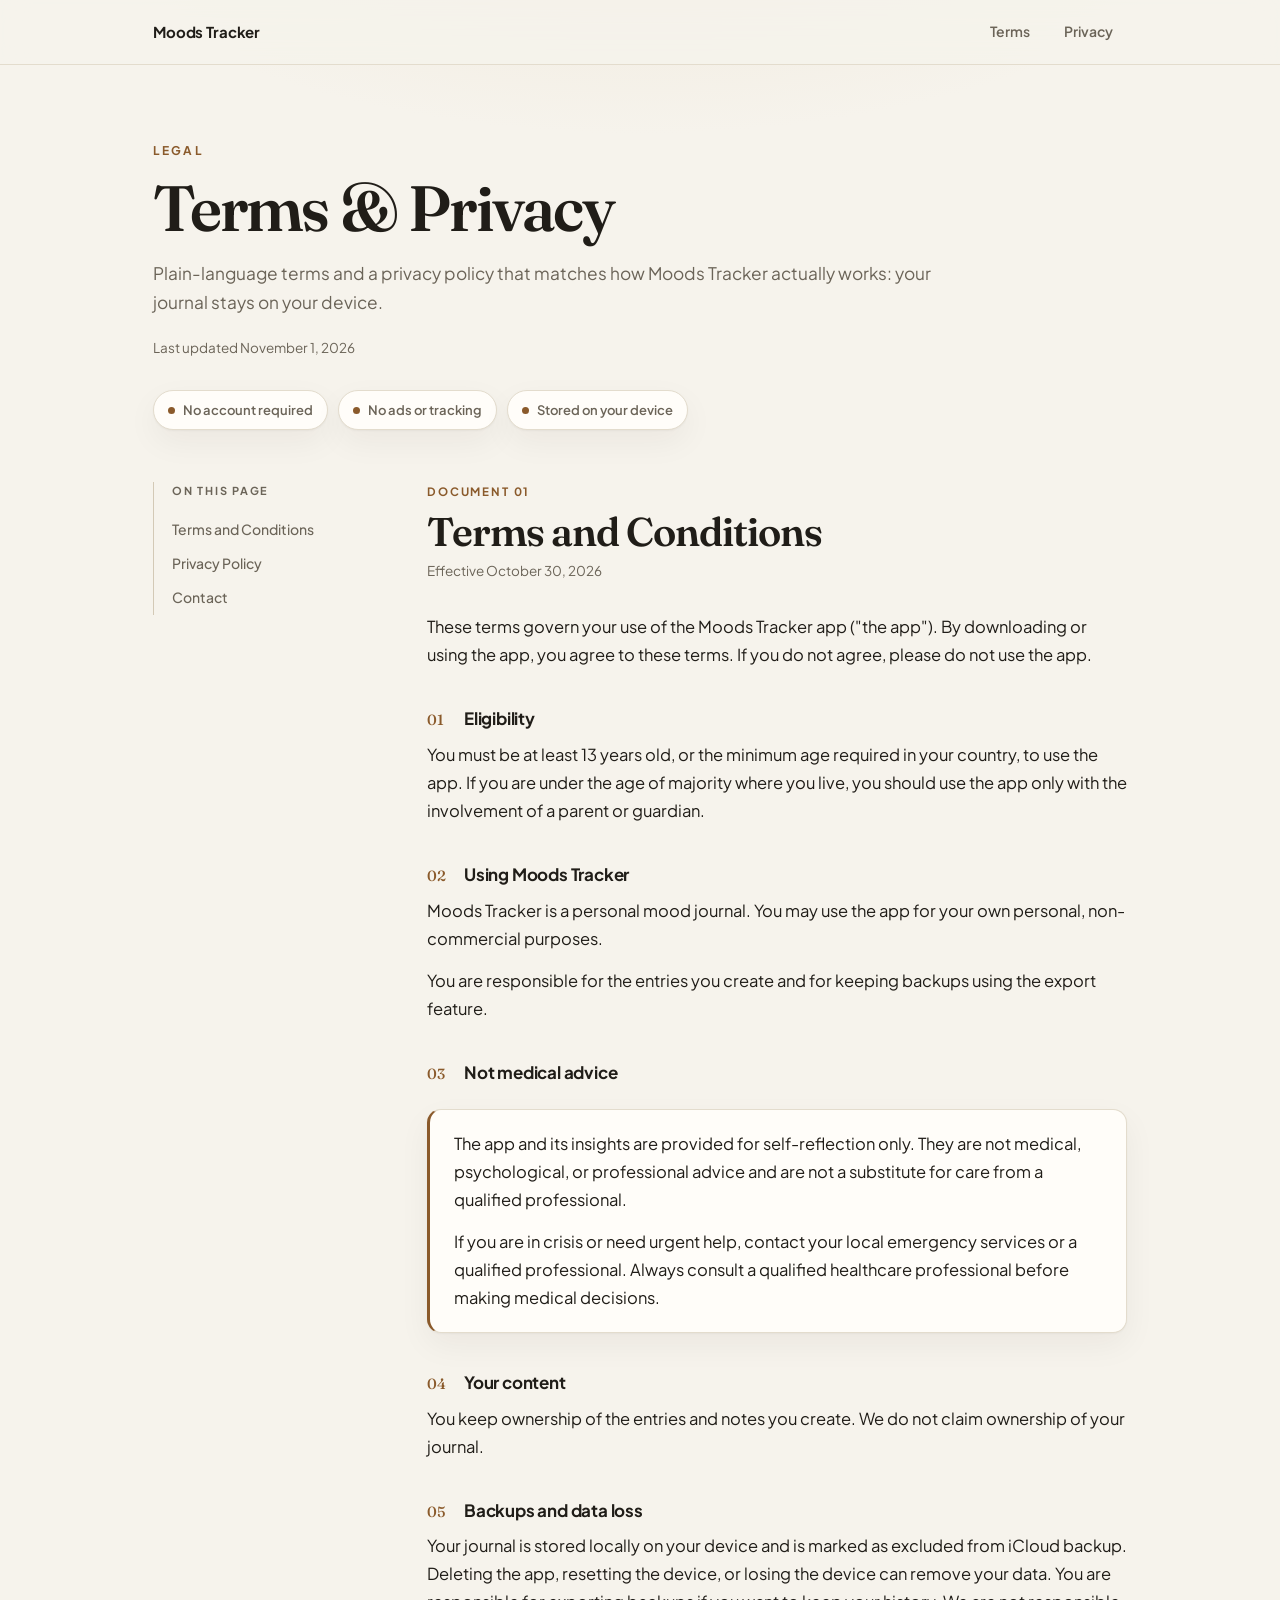
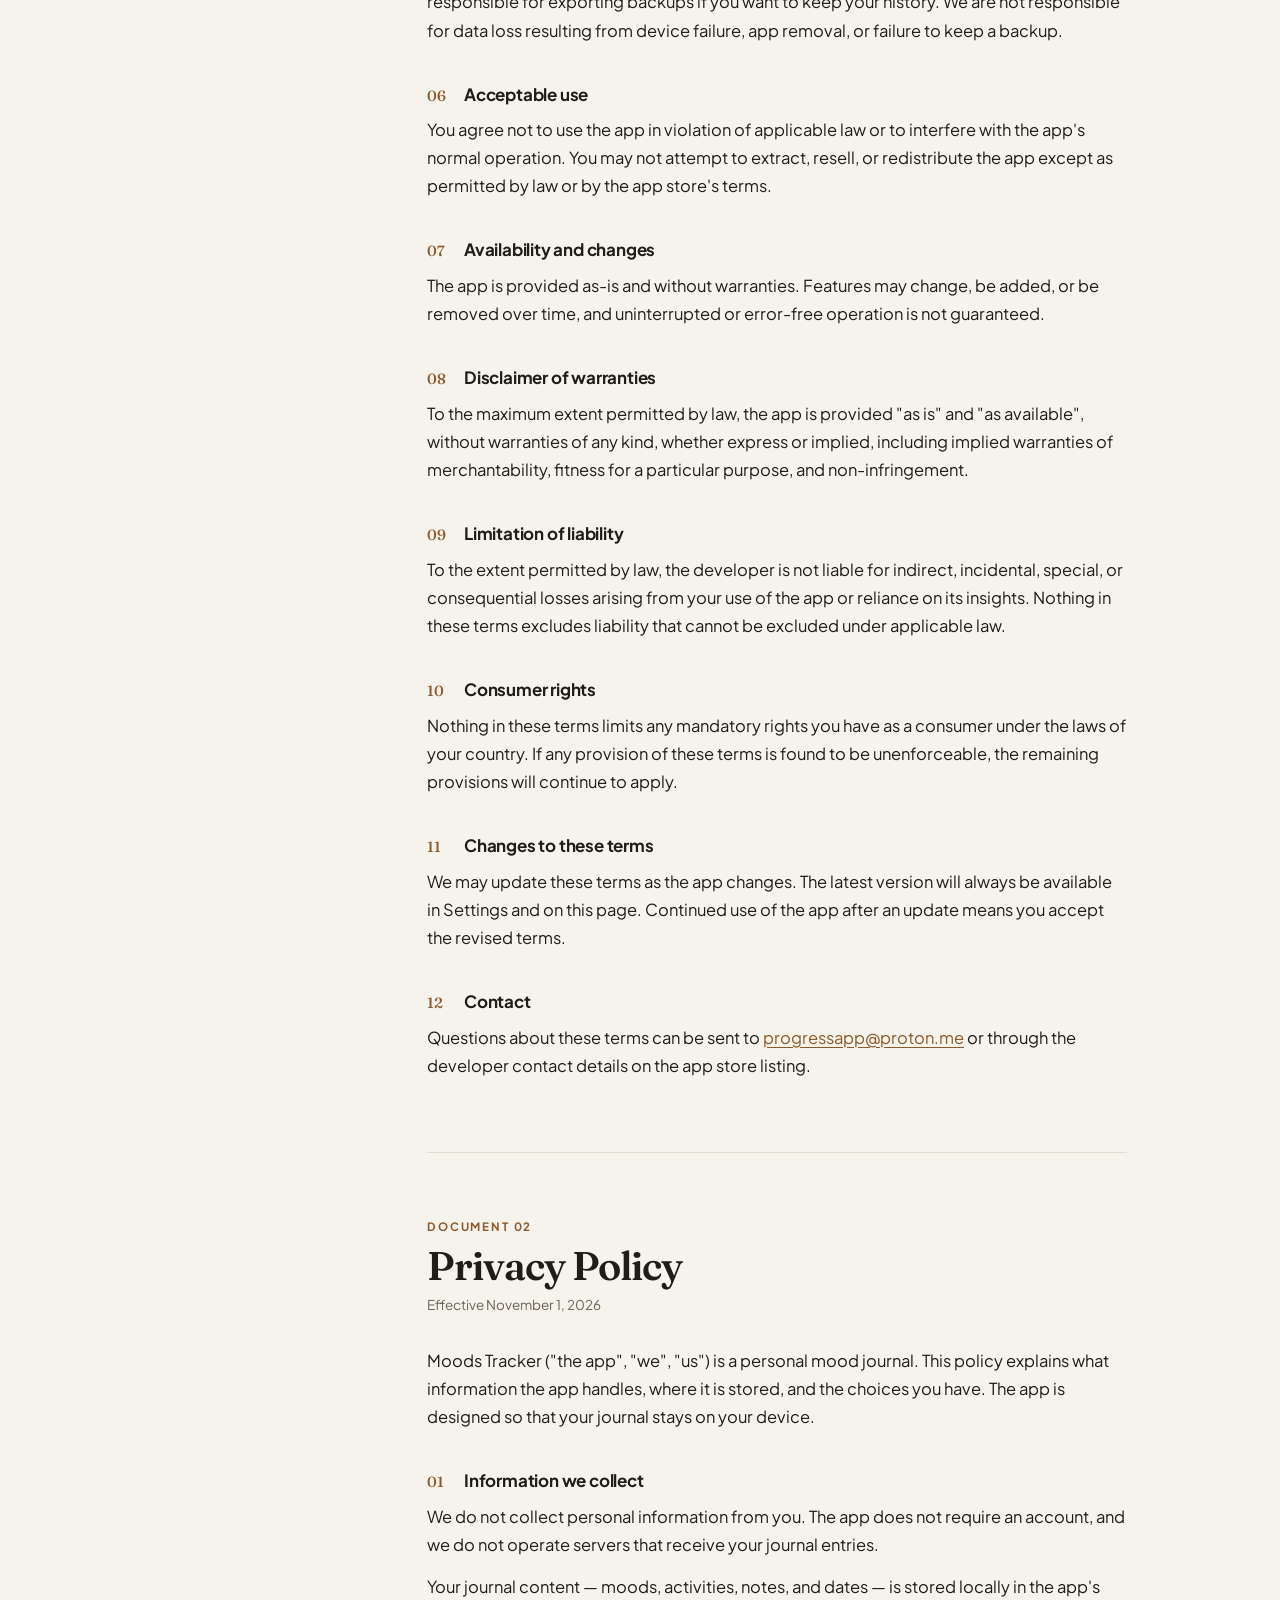
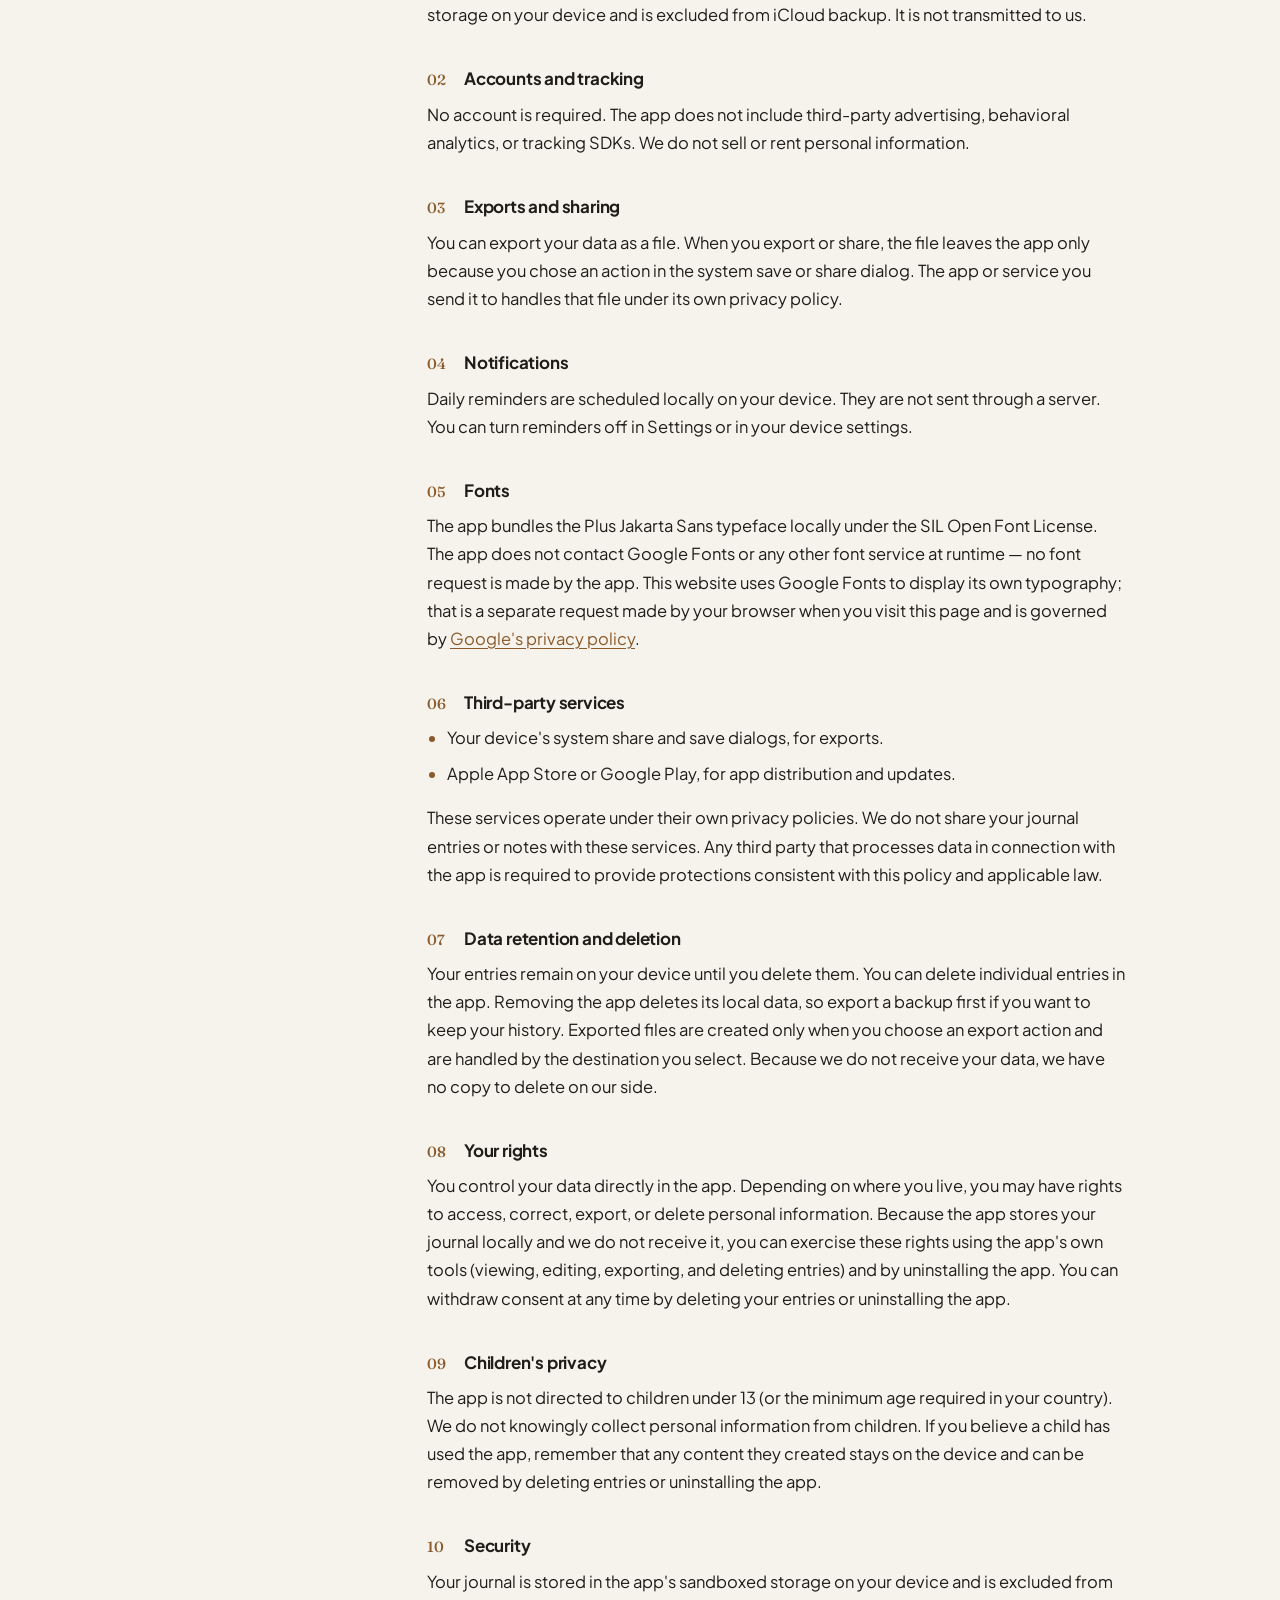
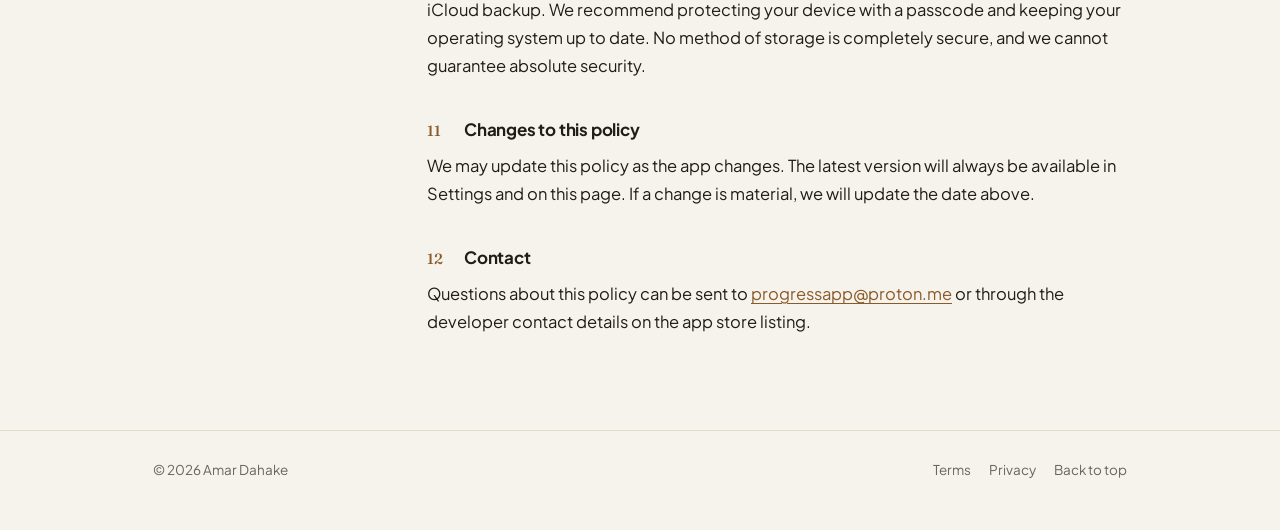
<file: docs/moods-tracker-privacy-policy-terms-conditions.html>
<!DOCTYPE html>
<html lang="en">
<head>
  <meta charset="utf-8">
  <meta name="viewport" content="width=device-width, initial-scale=1">
  <meta name="theme-color" content="#f6f3ec" media="(prefers-color-scheme: light)">
  <meta name="theme-color" content="#121110" media="(prefers-color-scheme: dark)">
  <title>Terms &amp; Privacy - Moods Tracker</title>
  <meta name="description" content="Terms and Conditions and Privacy Policy for the Moods Tracker mood journal app.">
  <link rel="preconnect" href="https://fonts.googleapis.com">
  <link rel="preconnect" href="https://fonts.gstatic.com" crossorigin>
  <link href="https://fonts.googleapis.com/css2?family=Fraunces:opsz,wght@9..144,500;9..144,600&family=Plus+Jakarta+Sans:wght@400;500;600;700&display=swap" rel="stylesheet">
  <style>
    :root {
      color-scheme: light dark;
      --bg: #f6f3ec;
      --bg-glow: #efe7d8;
      --surface: #fffdf9;
      --ink: #201d18;
      --muted: #6b6458;
      --accent: #8a5a2b;
      --accent-soft: #f1e6d6;
      --line: #e3dccd;
      --line-strong: #d3c9b6;
      --shadow: 0 1px 2px rgba(32, 29, 24, 0.04), 0 12px 32px rgba(32, 29, 24, 0.05);
      --font-display: "Fraunces", Georgia, "Times New Roman", serif;
      --font-body: "Plus Jakarta Sans", ui-sans-serif, -apple-system, BlinkMacSystemFont, "Segoe UI", Roboto, "Helvetica Neue", Arial, sans-serif;
    }
    @media (prefers-color-scheme: dark) {
      :root {
        --bg: #121110;
        --bg-glow: #1c1915;
        --surface: #1b1916;
        --ink: #f2eee6;
        --muted: #a8a094;
        --accent: #e0b98c;
        --accent-soft: #2a241c;
        --line: #2d2923;
        --line-strong: #3b352d;
        --shadow: 0 1px 2px rgba(0, 0, 0, 0.3), 0 16px 40px rgba(0, 0, 0, 0.25);
      }
    }
    * { box-sizing: border-box; }
    html {
      scroll-behavior: smooth;
      -webkit-text-size-adjust: 100%;
    }
    body {
      margin: 0;
      background:
        radial-gradient(900px 420px at 50% -160px, var(--bg-glow), transparent 70%),
        var(--bg);
      color: var(--ink);
      font-family: var(--font-body);
      font-size: 16.5px;
      line-height: 1.7;
      -webkit-font-smoothing: antialiased;
      text-rendering: optimizeLegibility;
    }
    ::selection { background: var(--accent-soft); color: var(--ink); }
    a { color: var(--accent); text-underline-offset: 3px; text-decoration-thickness: 1px; }
    a:hover { text-decoration-thickness: 2px; }
    :focus-visible {
      outline: 2px solid var(--accent);
      outline-offset: 3px;
      border-radius: 4px;
    }
    .wrap { width: min(974px, 100% - 44px); margin-inline: auto; }
    .site-header {
      position: sticky;
      top: 0;
      z-index: 20;
      border-bottom: 1px solid var(--line);
      background: var(--bg);
      background: color-mix(in srgb, var(--bg) 82%, transparent);
      -webkit-backdrop-filter: blur(14px);
      backdrop-filter: blur(14px);
    }
    .site-header .wrap {
      display: flex;
      align-items: center;
      justify-content: space-between;
      gap: 16px;
      min-height: 64px;
    }
    .brand {
      display: inline-flex;
      align-items: center;
      color: var(--ink);
      font-weight: 700;
      font-size: 15px;
      letter-spacing: -0.01em;
      text-decoration: none;
    }
    .top-nav { display: flex; gap: 6px; }
    .top-nav a {
      padding: 7px 14px;
      border-radius: 999px;
      color: var(--muted);
      font-size: 14px;
      font-weight: 600;
      text-decoration: none;
      transition: color 120ms ease, background-color 120ms ease;
    }
    .top-nav a:hover { color: var(--ink); background: var(--accent-soft); }

    .hero { padding: 76px 0 44px; }
    .eyebrow {
      margin: 0 0 14px;
      font-size: 12px;
      font-weight: 700;
      letter-spacing: 0.18em;
      text-transform: uppercase;
      color: var(--accent);
    }
    h1 {
      margin: 0 0 18px;
      font-family: var(--font-display);
      font-size: clamp(2.6rem, 6.2vw, 4rem);
      font-weight: 600;
      line-height: 1.02;
      letter-spacing: -0.035em;
      text-wrap: balance;
    }
    .lede {
      margin: 0 0 20px;
      max-width: 60ch;
      font-size: 1.08rem;
      color: var(--muted);
    }
    .meta {
      margin: 0;
      font-size: 13.5px;
      color: var(--muted);
    }
    .facts {
      display: flex;
      flex-wrap: wrap;
      gap: 10px;
      margin: 30px 0 0;
      padding: 0;
      list-style: none;
    }
    .facts li {
      display: inline-flex;
      align-items: center;
      gap: 8px;
      padding: 8px 14px;
      border: 1px solid var(--line);
      border-radius: 999px;
      background: var(--surface);
      box-shadow: var(--shadow);
      font-size: 13px;
      font-weight: 600;
      color: var(--muted);
    }
    .facts li::before {
      content: "";
      position: static;
      flex: none;
      width: 7px;
      height: 7px;
      border-radius: 50%;
      background: var(--accent);
    }

    .layout {
      display: grid;
      grid-template-columns: 210px minmax(0, 1fr);
      gap: 64px;
      align-items: start;
      padding-bottom: 80px;
    }
    .toc {
      position: sticky;
      top: 92px;
      padding-left: 18px;
      border-left: 1px solid var(--line-strong);
    }
    .toc-title {
      margin: 0 0 12px;
      font-size: 11px;
      font-weight: 700;
      letter-spacing: 0.16em;
      text-transform: uppercase;
      color: var(--muted);
    }
    .toc a {
      display: block;
      padding: 5px 0;
      color: var(--muted);
      font-size: 14px;
      font-weight: 500;
      text-decoration: none;
      transition: color 120ms ease;
    }
    .toc a:hover { color: var(--accent); }
    .content { max-width: 700px; }

    .doc { scroll-margin-top: 96px; }
    .doc + .doc {
      margin-top: 72px;
      padding-top: 64px;
      border-top: 1px solid var(--line);
    }
    .doc-kicker {
      margin: 0 0 8px;
      font-size: 11.5px;
      font-weight: 700;
      letter-spacing: 0.16em;
      text-transform: uppercase;
      color: var(--accent);
    }
    .doc-title {
      margin: 0 0 6px;
      font-family: var(--font-display);
      font-size: clamp(1.9rem, 4vw, 2.5rem);
      font-weight: 600;
      line-height: 1.1;
      letter-spacing: -0.025em;
    }
    .doc-meta {
      margin: 0 0 30px;
      font-size: 13.5px;
      color: var(--muted);
    }
    h3 {
      display: flex;
      align-items: baseline;
      gap: 12px;
      margin: 38px 0 10px;
      font-size: 1.06rem;
      font-weight: 700;
      line-height: 1.4;
      letter-spacing: -0.012em;
    }
    h3 .num {
      flex: none;
      min-width: 1.7em;
      font-family: var(--font-display);
      font-size: 0.92rem;
      font-weight: 500;
      font-variant-numeric: tabular-nums;
      color: var(--accent);
    }
    p { margin: 0 0 14px; }
    ul {
      margin: 0 0 16px;
      padding-left: 0;
      list-style: none;
    }
    ul li {
      position: relative;
      margin-bottom: 8px;
      padding-left: 20px;
    }
    ul li::before {
      content: "";
      position: absolute;
      left: 2px;
      top: 0.72em;
      width: 6px;
      height: 6px;
      border-radius: 50%;
      background: var(--accent);
    }
    .callout {
      margin: 24px 0;
      padding: 20px 24px;
      border: 1px solid var(--line);
      border-left: 3px solid var(--accent);
      border-radius: 14px;
      background: var(--surface);
      box-shadow: var(--shadow);
    }
    .callout p { color: var(--ink); }
    .callout p:last-child { margin-bottom: 0; }

    footer {
      border-top: 1px solid var(--line);
      padding: 28px 0 48px;
      font-size: 13.5px;
      color: var(--muted);
    }
    footer .wrap {
      display: flex;
      flex-wrap: wrap;
      align-items: center;
      justify-content: space-between;
      gap: 12px;
    }
    footer nav { display: flex; gap: 18px; }
    footer p { margin: 0; }
    footer a { color: var(--muted); text-decoration: none; }
    footer a:hover { color: var(--accent); }

    @media (max-width: 860px) {
      .hero { padding-top: 56px; }
      .layout { grid-template-columns: 1fr; gap: 20px; }
      .toc {
        position: static;
        display: flex;
        flex-wrap: wrap;
        gap: 8px;
        padding: 0 0 8px;
        border-left: 0;
      }
      .toc-title { display: none; }
      .toc a {
        padding: 6px 12px;
        border: 1px solid var(--line);
        border-radius: 999px;
        background: var(--surface);
        font-size: 13px;
      }
      .content { max-width: none; }
      .doc + .doc { margin-top: 56px; padding-top: 48px; }
    }
    @media print {
      body { background: #fff; color: #000; }
      .site-header, .toc, .facts, footer { display: none; }
      .layout { display: block; padding: 0; }
      .doc + .doc { break-before: page; margin: 0; padding: 0; border: 0; }
      .callout { box-shadow: none; }
      a { color: #000; text-decoration: none; }
    }
  </style>
</head>
<body>
  <header class="site-header">
    <div class="wrap">
      <a class="brand" href="#top">
        Moods Tracker
      </a>
      <nav class="top-nav" aria-label="Legal documents">
        <a href="#terms">Terms</a>
        <a href="#privacy">Privacy</a>
      </nav>
    </div>
  </header>

  <main id="top">
    <section class="hero wrap">
      <p class="eyebrow">Legal</p>
      <h1>Terms &amp; Privacy</h1>
      <p class="lede">Plain-language terms and a privacy policy that matches how Moods Tracker actually works: your journal stays on your device.</p>
      <p class="meta">Last updated November 1, 2026</p>
      <ul class="facts">
        <li>No account required</li>
        <li>No ads or tracking</li>
        <li>Stored on your device</li>
      </ul>
    </section>

    <div class="layout wrap">
      <aside class="toc" aria-label="On this page">
        <p class="toc-title">On this page</p>
        <a href="#terms">Terms and Conditions</a>
        <a href="#privacy">Privacy Policy</a>
        <a href="#terms-contact">Contact</a>
      </aside>

      <div class="content">
        <article class="doc" id="terms">
          <p class="doc-kicker">Document 01</p>
          <h2 class="doc-title">Terms and Conditions</h2>
          <p class="doc-meta">Effective October 30, 2026</p>

          <p>These terms govern your use of the Moods Tracker app ("the app"). By downloading or using the app, you agree to these terms. If you do not agree, please do not use the app.</p>

          <h3><span class="num">01</span>Eligibility</h3>
          <p>You must be at least 13 years old, or the minimum age required in your country, to use the app. If you are under the age of majority where you live, you should use the app only with the involvement of a parent or guardian.</p>

          <h3><span class="num">02</span>Using Moods Tracker</h3>
          <p>Moods Tracker is a personal mood journal. You may use the app for your own personal, non-commercial purposes.</p>
          <p>You are responsible for the entries you create and for keeping backups using the export feature.</p>

          <h3><span class="num">03</span>Not medical advice</h3>
          <div class="callout">
            <p>The app and its insights are provided for self-reflection only. They are not medical, psychological, or professional advice and are not a substitute for care from a qualified professional.</p>
            <p>If you are in crisis or need urgent help, contact your local emergency services or a qualified professional. Always consult a qualified healthcare professional before making medical decisions.</p>
          </div>

          <h3><span class="num">04</span>Your content</h3>
          <p>You keep ownership of the entries and notes you create. We do not claim ownership of your journal.</p>

          <h3><span class="num">05</span>Backups and data loss</h3>
          <p>Your journal is stored locally on your device and is marked as excluded from iCloud backup. Deleting the app, resetting the device, or losing the device can remove your data. You are responsible for exporting backups if you want to keep your history. We are not responsible for data loss resulting from device failure, app removal, or failure to keep a backup.</p>

          <h3><span class="num">06</span>Acceptable use</h3>
          <p>You agree not to use the app in violation of applicable law or to interfere with the app's normal operation. You may not attempt to extract, resell, or redistribute the app except as permitted by law or by the app store's terms.</p>

          <h3><span class="num">07</span>Availability and changes</h3>
          <p>The app is provided as-is and without warranties. Features may change, be added, or be removed over time, and uninterrupted or error-free operation is not guaranteed.</p>

          <h3><span class="num">08</span>Disclaimer of warranties</h3>
          <p>To the maximum extent permitted by law, the app is provided "as is" and "as available", without warranties of any kind, whether express or implied, including implied warranties of merchantability, fitness for a particular purpose, and non-infringement.</p>

          <h3><span class="num">09</span>Limitation of liability</h3>
          <p>To the extent permitted by law, the developer is not liable for indirect, incidental, special, or consequential losses arising from your use of the app or reliance on its insights. Nothing in these terms excludes liability that cannot be excluded under applicable law.</p>

          <h3><span class="num">10</span>Consumer rights</h3>
          <p>Nothing in these terms limits any mandatory rights you have as a consumer under the laws of your country. If any provision of these terms is found to be unenforceable, the remaining provisions will continue to apply.</p>

          <h3><span class="num">11</span>Changes to these terms</h3>
          <p>We may update these terms as the app changes. The latest version will always be available in Settings and on this page. Continued use of the app after an update means you accept the revised terms.</p>

          <h3 id="terms-contact"><span class="num">12</span>Contact</h3>
          <p>Questions about these terms can be sent to <a href="mailto:progressapp@proton.me">progressapp@proton.me</a> or through the developer contact details on the app store listing.</p>
        </article>

        <article class="doc" id="privacy">
          <p class="doc-kicker">Document 02</p>
          <h2 class="doc-title">Privacy Policy</h2>
          <p class="doc-meta">Effective November 1, 2026</p>

          <p>Moods Tracker ("the app", "we", "us") is a personal mood journal. This policy explains what information the app handles, where it is stored, and the choices you have. The app is designed so that your journal stays on your device.</p>

          <h3><span class="num">01</span>Information we collect</h3>
          <p>We do not collect personal information from you. The app does not require an account, and we do not operate servers that receive your journal entries.</p>
          <p>Your journal content — moods, activities, notes, and dates — is stored locally in the app's storage on your device and is excluded from iCloud backup. It is not transmitted to us.</p>

          <h3><span class="num">02</span>Accounts and tracking</h3>
          <p>No account is required. The app does not include third-party advertising, behavioral analytics, or tracking SDKs. We do not sell or rent personal information.</p>

          <h3><span class="num">03</span>Exports and sharing</h3>
          <p>You can export your data as a file. When you export or share, the file leaves the app only because you chose an action in the system save or share dialog. The app or service you send it to handles that file under its own privacy policy.</p>

          <h3><span class="num">04</span>Notifications</h3>
          <p>Daily reminders are scheduled locally on your device. They are not sent through a server. You can turn reminders off in Settings or in your device settings.</p>

          <h3><span class="num">05</span>Fonts</h3>
          <p>The app bundles the Plus Jakarta Sans typeface locally under the SIL Open Font License. The app does not contact Google Fonts or any other font service at runtime — no font request is made by the app. This website uses Google Fonts to display its own typography; that is a separate request made by your browser when you visit this page and is governed by <a href="https://policies.google.com/privacy">Google's privacy policy</a>.</p>

          <h3><span class="num">06</span>Third-party services</h3>
          <ul>
            <li>Your device's system share and save dialogs, for exports.</li>
            <li>Apple App Store or Google Play, for app distribution and updates.</li>
          </ul>
          <p>These services operate under their own privacy policies. We do not share your journal entries or notes with these services. Any third party that processes data in connection with the app is required to provide protections consistent with this policy and applicable law.</p>

          <h3><span class="num">07</span>Data retention and deletion</h3>
          <p>Your entries remain on your device until you delete them. You can delete individual entries in the app. Removing the app deletes its local data, so export a backup first if you want to keep your history. Exported files are created only when you choose an export action and are handled by the destination you select. Because we do not receive your data, we have no copy to delete on our side.</p>

          <h3><span class="num">08</span>Your rights</h3>
          <p>You control your data directly in the app. Depending on where you live, you may have rights to access, correct, export, or delete personal information. Because the app stores your journal locally and we do not receive it, you can exercise these rights using the app's own tools (viewing, editing, exporting, and deleting entries) and by uninstalling the app. You can withdraw consent at any time by deleting your entries or uninstalling the app.</p>

          <h3><span class="num">09</span>Children's privacy</h3>
          <p>The app is not directed to children under 13 (or the minimum age required in your country). We do not knowingly collect personal information from children. If you believe a child has used the app, remember that any content they created stays on the device and can be removed by deleting entries or uninstalling the app.</p>

          <h3><span class="num">10</span>Security</h3>
          <p>Your journal is stored in the app's sandboxed storage on your device and is excluded from iCloud backup. We recommend protecting your device with a passcode and keeping your operating system up to date. No method of storage is completely secure, and we cannot guarantee absolute security.</p>

          <h3><span class="num">11</span>Changes to this policy</h3>
          <p>We may update this policy as the app changes. The latest version will always be available in Settings and on this page. If a change is material, we will update the date above.</p>

          <h3><span class="num">12</span>Contact</h3>
          <p>Questions about this policy can be sent to <a href="mailto:progressapp@proton.me">progressapp@proton.me</a> or through the developer contact details on the app store listing.</p>
        </article>
      </div>
    </div>
  </main>

  <footer>
    <div class="wrap">
      <p>&copy; 2026 Amar Dahake</p>
      <nav aria-label="Footer">
        <a href="#terms">Terms</a>
        <a href="#privacy">Privacy</a>
        <a href="#top">Back to top</a>
      </nav>
    </div>
  </footer>
</body>
</html>
</file>
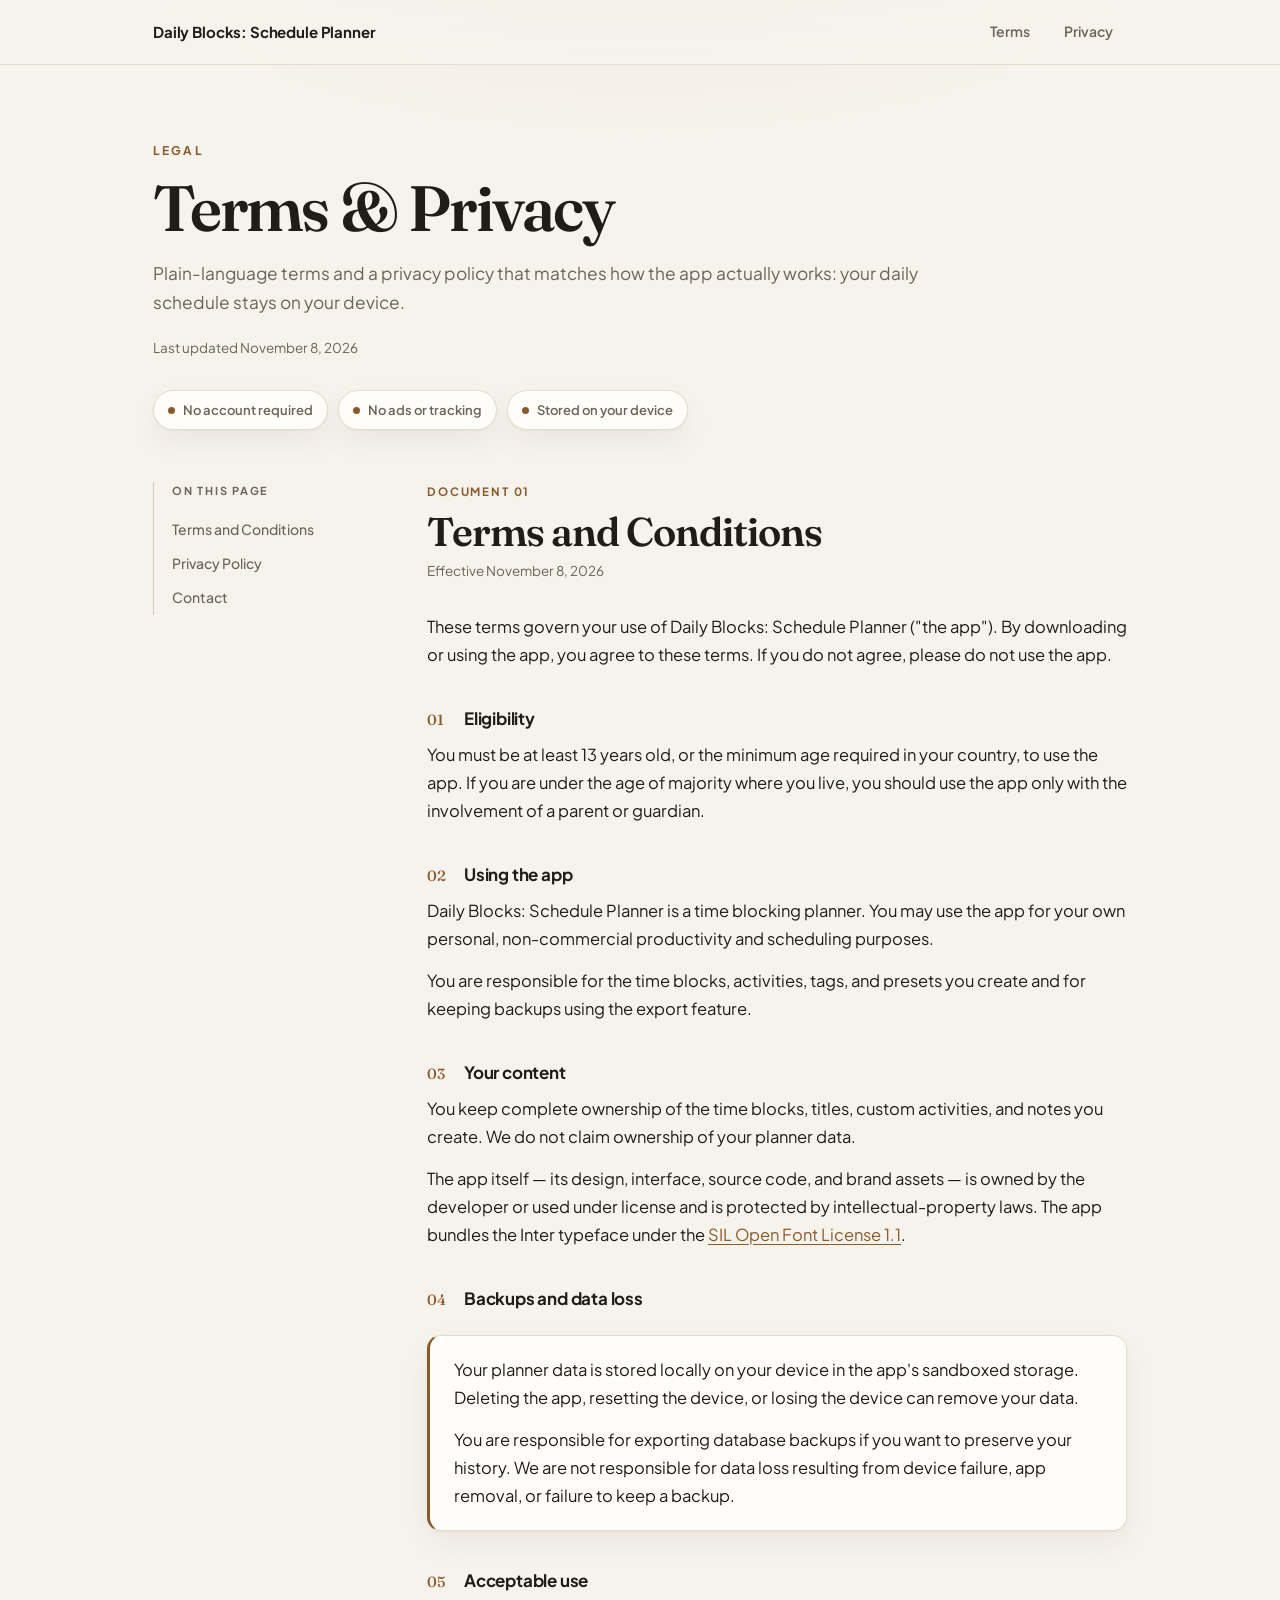
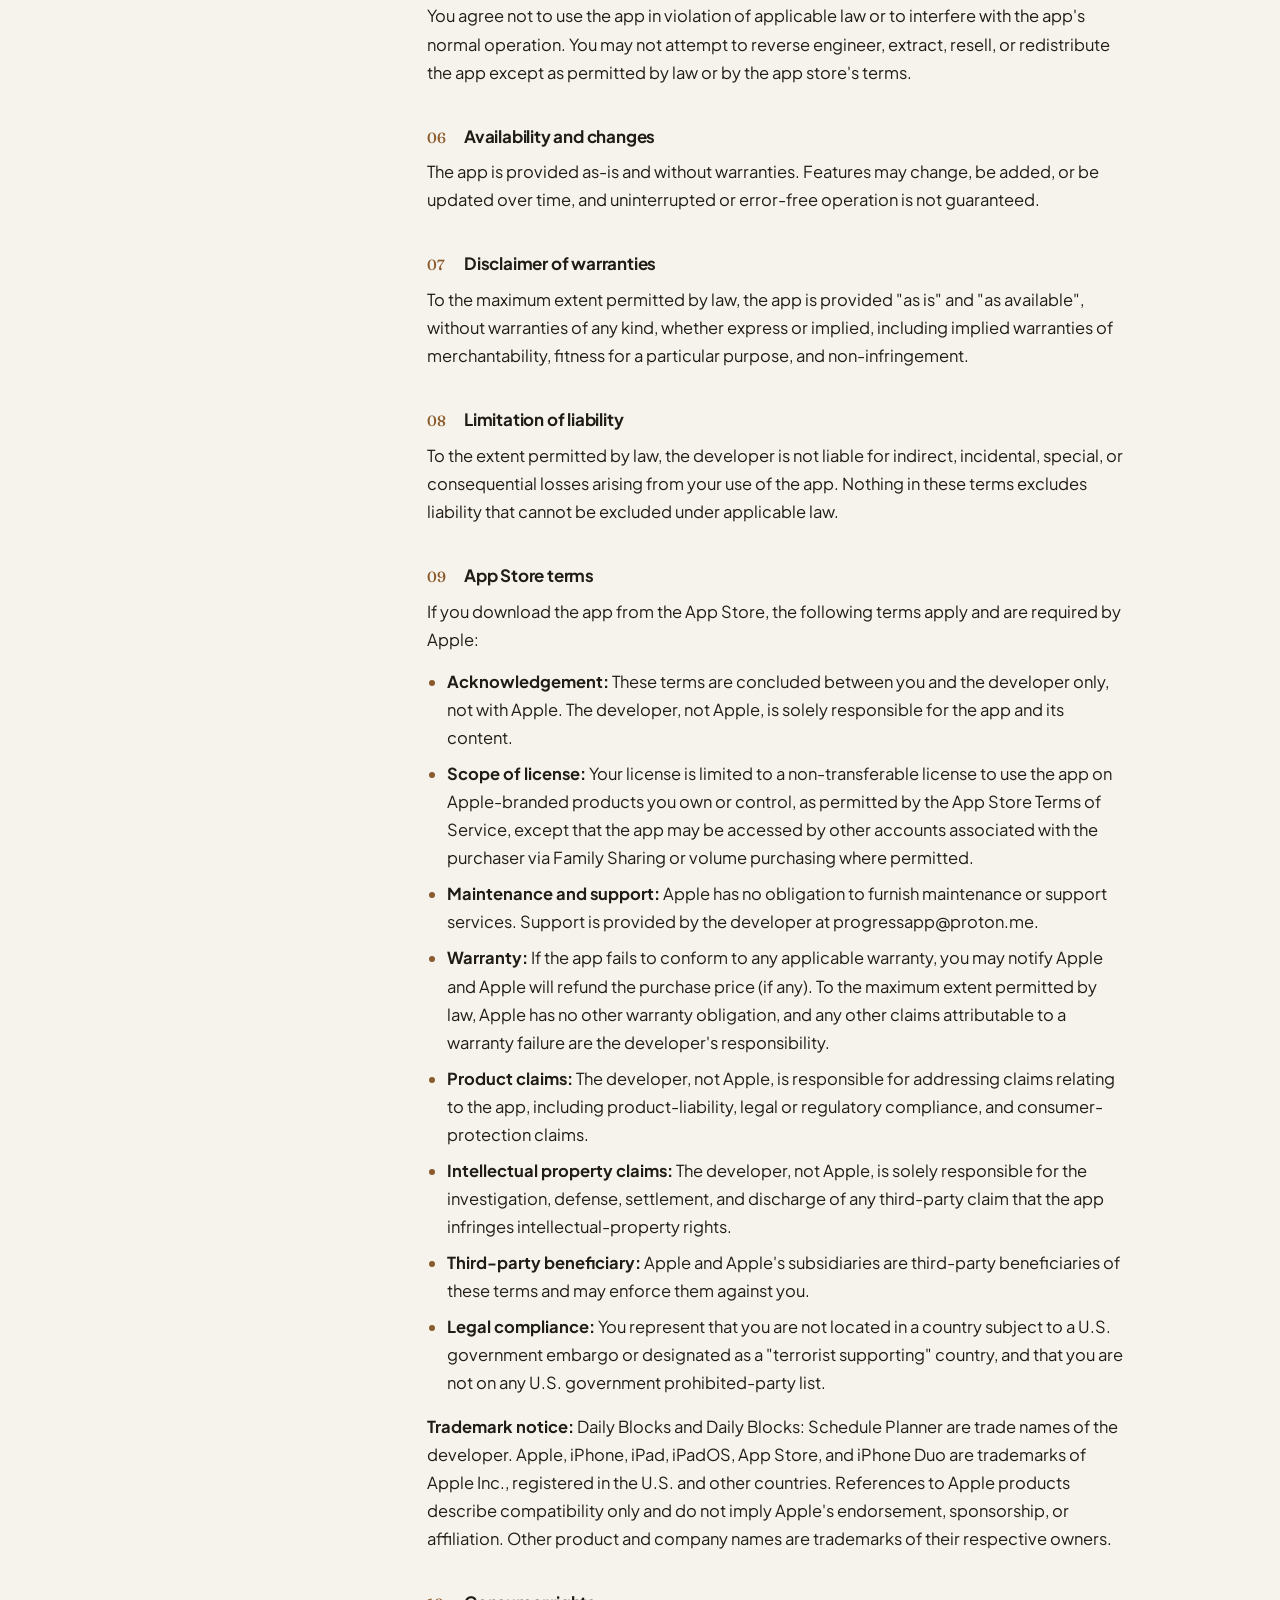
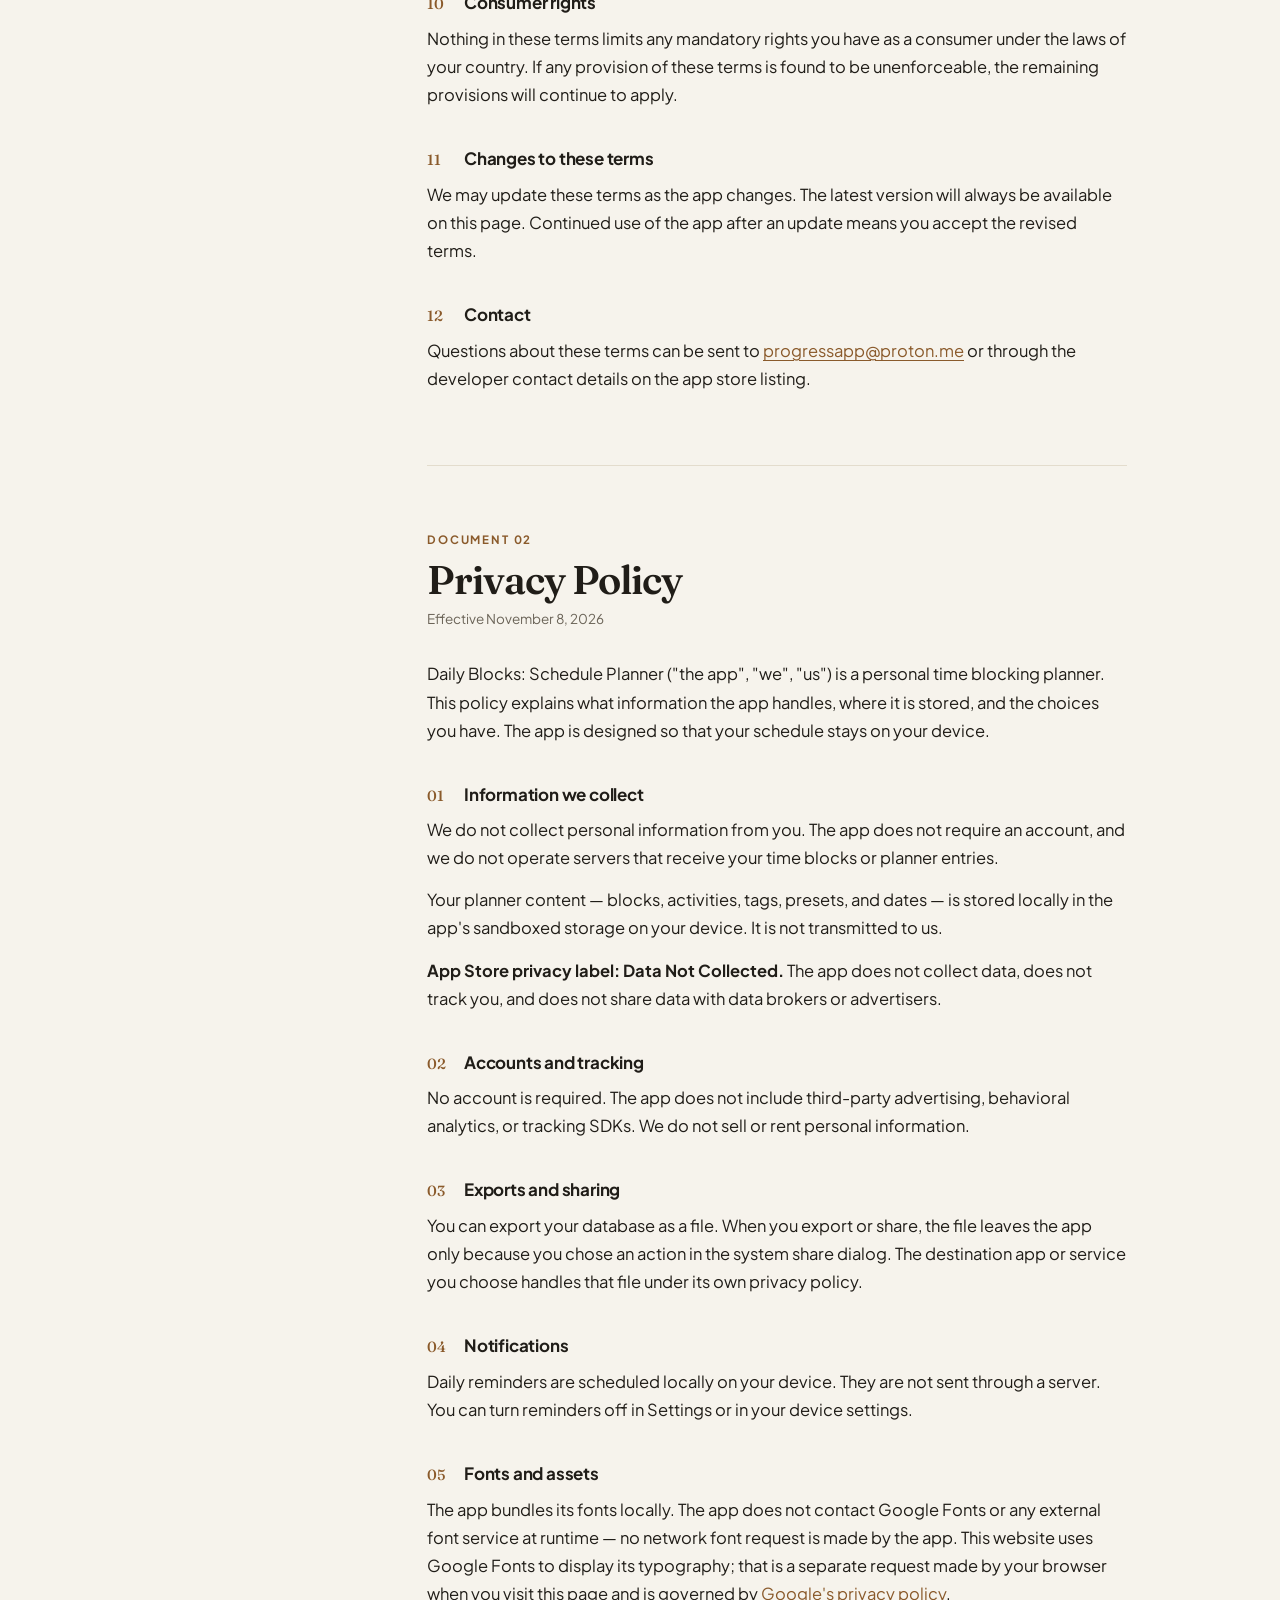
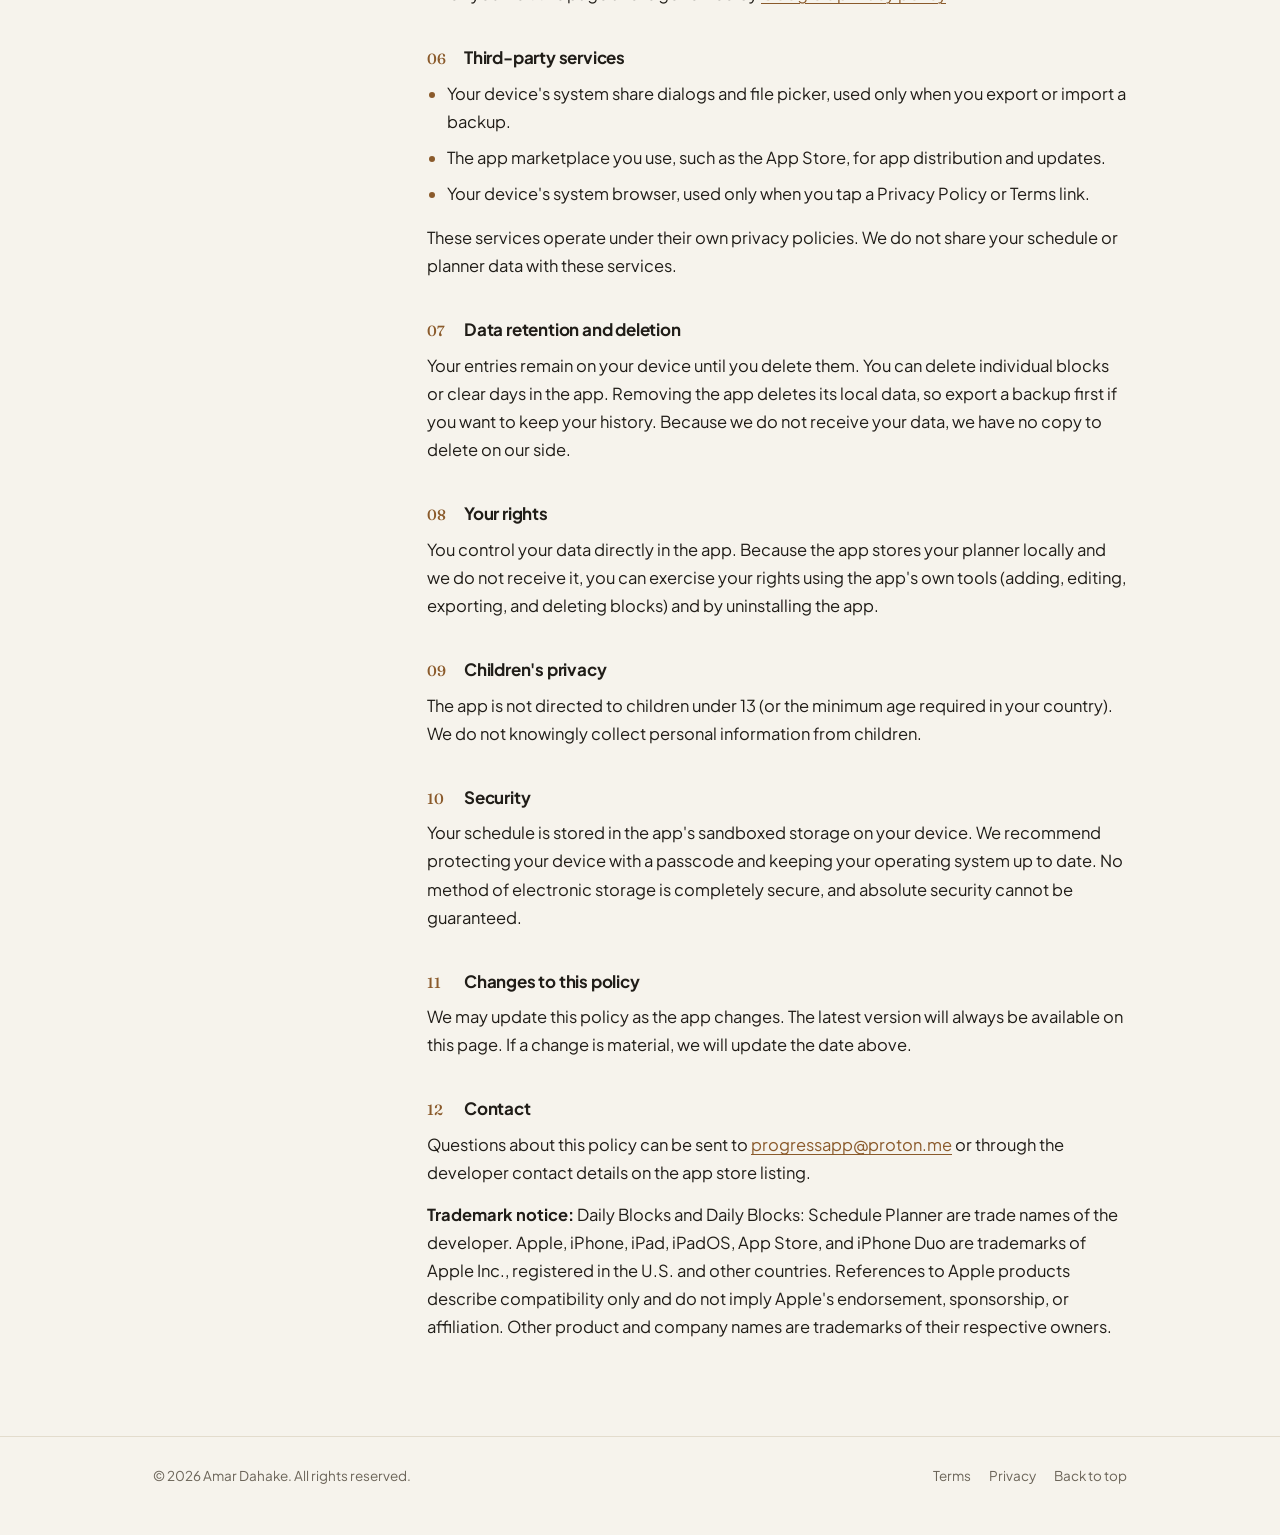
<file: docs/times-blocks-tracker-privacy-policy-terms-conditions.html>
<!DOCTYPE html>
<html lang="en">
<head>
  <meta charset="utf-8">
  <meta name="viewport" content="width=device-width, initial-scale=1">
  <meta name="theme-color" content="#f6f3ec" media="(prefers-color-scheme: light)">
  <meta name="theme-color" content="#121110" media="(prefers-color-scheme: dark)">
  <title>Terms &amp; Privacy - Daily Blocks</title>
  <meta name="description" content="Terms and Conditions and Privacy Policy for the Daily Blocks app.">
  <link rel="preconnect" href="https://fonts.googleapis.com">
  <link rel="preconnect" href="https://fonts.gstatic.com" crossorigin>
  <link href="https://fonts.googleapis.com/css2?family=Fraunces:opsz,wght@9..144,500;9..144,600&family=Plus+Jakarta+Sans:wght@400;500;600;700&display=swap" rel="stylesheet">
  <style>
    :root {
      color-scheme: light dark;
      --bg: #f6f3ec;
      --bg-glow: #efe7d8;
      --surface: #fffdf9;
      --ink: #201d18;
      --muted: #6b6458;
      --accent: #8a5a2b;
      --accent-soft: #f1e6d6;
      --line: #e3dccd;
      --line-strong: #d3c9b6;
      --shadow: 0 1px 2px rgba(32, 29, 24, 0.04), 0 12px 32px rgba(32, 29, 24, 0.05);
      --font-display: "Fraunces", Georgia, "Times New Roman", serif;
      --font-body: "Plus Jakarta Sans", ui-sans-serif, -apple-system, BlinkMacSystemFont, "Segoe UI", Roboto, "Helvetica Neue", Arial, sans-serif;
    }
    @media (prefers-color-scheme: dark) {
      :root {
        --bg: #121110;
        --bg-glow: #1c1915;
        --surface: #1b1916;
        --ink: #f2eee6;
        --muted: #a8a094;
        --accent: #e0b98c;
        --accent-soft: #2a241c;
        --line: #2d2923;
        --line-strong: #3b352d;
        --shadow: 0 1px 2px rgba(0, 0, 0, 0.3), 0 16px 40px rgba(0, 0, 0, 0.25);
      }
    }
    * { box-sizing: border-box; }
    html {
      scroll-behavior: smooth;
      -webkit-text-size-adjust: 100%;
    }
    body {
      margin: 0;
      background:
        radial-gradient(900px 420px at 50% -160px, var(--bg-glow), transparent 70%),
        var(--bg);
      color: var(--ink);
      font-family: var(--font-body);
      font-size: 16.5px;
      line-height: 1.7;
      -webkit-font-smoothing: antialiased;
      text-rendering: optimizeLegibility;
    }
    ::selection { background: var(--accent-soft); color: var(--ink); }
    a { color: var(--accent); text-underline-offset: 3px; text-decoration-thickness: 1px; }
    a:hover { text-decoration-thickness: 2px; }
    :focus-visible {
      outline: 2px solid var(--accent);
      outline-offset: 3px;
      border-radius: 4px;
    }
    .wrap { width: min(974px, 100% - 44px); margin-inline: auto; }
    .site-header {
      position: sticky;
      top: 0;
      z-index: 20;
      border-bottom: 1px solid var(--line);
      background: var(--bg);
      background: color-mix(in srgb, var(--bg) 82%, transparent);
      -webkit-backdrop-filter: blur(14px);
      backdrop-filter: blur(14px);
    }
    .site-header .wrap {
      display: flex;
      align-items: center;
      justify-content: space-between;
      gap: 16px;
      min-height: 64px;
    }
    .brand {
      display: inline-flex;
      align-items: center;
      color: var(--ink);
      font-weight: 700;
      font-size: 15px;
      letter-spacing: -0.01em;
      text-decoration: none;
    }
    .top-nav { display: flex; gap: 6px; }
    .top-nav a {
      padding: 7px 14px;
      border-radius: 999px;
      color: var(--muted);
      font-size: 14px;
      font-weight: 600;
      text-decoration: none;
      transition: color 120ms ease, background-color 120ms ease;
    }
    .top-nav a:hover { color: var(--ink); background: var(--accent-soft); }

    .hero { padding: 76px 0 44px; }
    .eyebrow {
      margin: 0 0 14px;
      font-size: 12px;
      font-weight: 700;
      letter-spacing: 0.18em;
      text-transform: uppercase;
      color: var(--accent);
    }
    h1 {
      margin: 0 0 18px;
      font-family: var(--font-display);
      font-size: clamp(2.6rem, 6.2vw, 4rem);
      font-weight: 600;
      line-height: 1.02;
      letter-spacing: -0.035em;
      text-wrap: balance;
    }
    .lede {
      margin: 0 0 20px;
      max-width: 60ch;
      font-size: 1.08rem;
      color: var(--muted);
    }
    .meta {
      margin: 0;
      font-size: 13.5px;
      color: var(--muted);
    }
    .facts {
      display: flex;
      flex-wrap: wrap;
      gap: 10px;
      margin: 30px 0 0;
      padding: 0;
      list-style: none;
    }
    .facts li {
      display: inline-flex;
      align-items: center;
      gap: 8px;
      padding: 8px 14px;
      border: 1px solid var(--line);
      border-radius: 999px;
      background: var(--surface);
      box-shadow: var(--shadow);
      font-size: 13px;
      font-weight: 600;
      color: var(--muted);
    }
    .facts li::before {
      content: "";
      position: static;
      flex: none;
      width: 7px;
      height: 7px;
      border-radius: 50%;
      background: var(--accent);
    }

    .layout {
      display: grid;
      grid-template-columns: 210px minmax(0, 1fr);
      gap: 64px;
      align-items: start;
      padding-bottom: 80px;
    }
    .toc {
      position: sticky;
      top: 92px;
      padding-left: 18px;
      border-left: 1px solid var(--line-strong);
    }
    .toc-title {
      margin: 0 0 12px;
      font-size: 11px;
      font-weight: 700;
      letter-spacing: 0.16em;
      text-transform: uppercase;
      color: var(--muted);
    }
    .toc a {
      display: block;
      padding: 5px 0;
      color: var(--muted);
      font-size: 14px;
      font-weight: 500;
      text-decoration: none;
      transition: color 120ms ease;
    }
    .toc a:hover { color: var(--accent); }
    .content { max-width: 700px; }

    .doc { scroll-margin-top: 96px; }
    .doc + .doc {
      margin-top: 72px;
      padding-top: 64px;
      border-top: 1px solid var(--line);
    }
    .doc-kicker {
      margin: 0 0 8px;
      font-size: 11.5px;
      font-weight: 700;
      letter-spacing: 0.16em;
      text-transform: uppercase;
      color: var(--accent);
    }
    .doc-title {
      margin: 0 0 6px;
      font-family: var(--font-display);
      font-size: clamp(1.9rem, 4vw, 2.5rem);
      font-weight: 600;
      line-height: 1.1;
      letter-spacing: -0.025em;
    }
    .doc-meta {
      margin: 0 0 30px;
      font-size: 13.5px;
      color: var(--muted);
    }
    h3 {
      display: flex;
      align-items: baseline;
      gap: 12px;
      margin: 38px 0 10px;
      font-size: 1.06rem;
      font-weight: 700;
      line-height: 1.4;
      letter-spacing: -0.012em;
    }
    h3 .num {
      flex: none;
      min-width: 1.7em;
      font-family: var(--font-display);
      font-size: 0.92rem;
      font-weight: 500;
      font-variant-numeric: tabular-nums;
      color: var(--accent);
    }
    p { margin: 0 0 14px; }
    ul {
      margin: 0 0 16px;
      padding-left: 0;
      list-style: none;
    }
    ul li {
      position: relative;
      margin-bottom: 8px;
      padding-left: 20px;
    }
    ul li::before {
      content: "";
      position: absolute;
      left: 2px;
      top: 0.72em;
      width: 6px;
      height: 6px;
      border-radius: 50%;
      background: var(--accent);
    }
    .callout {
      margin: 24px 0;
      padding: 20px 24px;
      border: 1px solid var(--line);
      border-left: 3px solid var(--accent);
      border-radius: 14px;
      background: var(--surface);
      box-shadow: var(--shadow);
    }
    .callout p { color: var(--ink); }
    .callout p:last-child { margin-bottom: 0; }

    footer {
      border-top: 1px solid var(--line);
      padding: 28px 0 48px;
      font-size: 13.5px;
      color: var(--muted);
    }
    footer .wrap {
      display: flex;
      flex-wrap: wrap;
      align-items: center;
      justify-content: space-between;
      gap: 12px;
    }
    footer nav { display: flex; gap: 18px; }
    footer p { margin: 0; }
    footer a { color: var(--muted); text-decoration: none; }
    footer a:hover { color: var(--accent); }

    @media (max-width: 860px) {
      .hero { padding-top: 56px; }
      .layout { grid-template-columns: 1fr; gap: 20px; }
      .toc {
        position: static;
        display: flex;
        flex-wrap: wrap;
        gap: 8px;
        padding: 0 0 8px;
        border-left: 0;
      }
      .toc-title { display: none; }
      .toc a {
        padding: 6px 12px;
        border: 1px solid var(--line);
        border-radius: 999px;
        background: var(--surface);
        font-size: 13px;
      }
      .content { max-width: none; }
      .doc + .doc { margin-top: 56px; padding-top: 48px; }
    }
    @media print {
      body { background: #fff; color: #000; }
      .site-header, .toc, .facts, footer { display: none; }
      .layout { display: block; padding: 0; }
      .doc + .doc { break-before: page; margin: 0; padding: 0; border: 0; }
      .callout { box-shadow: none; }
      a { color: #000; text-decoration: none; }
    }
  </style>
</head>
<body>
  <header class="site-header">
    <div class="wrap">
      <a class="brand" href="#top">
        Daily Blocks: Schedule Planner
      </a>
      <nav class="top-nav" aria-label="Legal documents">
        <a href="#terms">Terms</a>
        <a href="#privacy">Privacy</a>
      </nav>
    </div>
  </header>

  <main id="top">
    <section class="hero wrap">
      <p class="eyebrow">Legal</p>
      <h1>Terms &amp; Privacy</h1>
      <p class="lede">Plain-language terms and a privacy policy that matches how the app actually works: your daily schedule stays on your device.</p>
      <p class="meta">Last updated November 8, 2026</p>
      <ul class="facts">
        <li>No account required</li>
        <li>No ads or tracking</li>
        <li>Stored on your device</li>
      </ul>
    </section>

    <div class="layout wrap">
      <aside class="toc" aria-label="On this page">
        <p class="toc-title">On this page</p>
        <a href="#terms">Terms and Conditions</a>
        <a href="#privacy">Privacy Policy</a>
        <a href="#terms-contact">Contact</a>
      </aside>

      <div class="content">
        <!-- DOCUMENT 01: TERMS -->
        <article class="doc" id="terms">
          <p class="doc-kicker">Document 01</p>
          <h2 class="doc-title">Terms and Conditions</h2>
          <p class="doc-meta">Effective November 8, 2026</p>

          <p>These terms govern your use of Daily Blocks: Schedule Planner ("the app"). By downloading or using the app, you agree to these terms. If you do not agree, please do not use the app.</p>

          <h3><span class="num">01</span>Eligibility</h3>
          <p>You must be at least 13 years old, or the minimum age required in your country, to use the app. If you are under the age of majority where you live, you should use the app only with the involvement of a parent or guardian.</p>

          <h3><span class="num">02</span>Using the app</h3>
          <p>Daily Blocks: Schedule Planner is a time blocking planner. You may use the app for your own personal, non-commercial productivity and scheduling purposes.</p>
          <p>You are responsible for the time blocks, activities, tags, and presets you create and for keeping backups using the export feature.</p>

          <h3><span class="num">03</span>Your content</h3>
          <p>You keep complete ownership of the time blocks, titles, custom activities, and notes you create. We do not claim ownership of your planner data.</p>
          <p>The app itself — its design, interface, source code, and brand assets — is owned by the developer or used under license and is protected by intellectual-property laws. The app bundles the Inter typeface under the <a href="https://openfontlicense.org">SIL Open Font License 1.1</a>.</p>

          <h3><span class="num">04</span>Backups and data loss</h3>
          <div class="callout">
            <p>Your planner data is stored locally on your device in the app's sandboxed storage. Deleting the app, resetting the device, or losing the device can remove your data.</p>
            <p>You are responsible for exporting database backups if you want to preserve your history. We are not responsible for data loss resulting from device failure, app removal, or failure to keep a backup.</p>
          </div>

          <h3><span class="num">05</span>Acceptable use</h3>
          <p>You agree not to use the app in violation of applicable law or to interfere with the app's normal operation. You may not attempt to reverse engineer, extract, resell, or redistribute the app except as permitted by law or by the app store's terms.</p>

          <h3><span class="num">06</span>Availability and changes</h3>
          <p>The app is provided as-is and without warranties. Features may change, be added, or be updated over time, and uninterrupted or error-free operation is not guaranteed.</p>

          <h3><span class="num">07</span>Disclaimer of warranties</h3>
          <p>To the maximum extent permitted by law, the app is provided "as is" and "as available", without warranties of any kind, whether express or implied, including implied warranties of merchantability, fitness for a particular purpose, and non-infringement.</p>

          <h3><span class="num">08</span>Limitation of liability</h3>
          <p>To the extent permitted by law, the developer is not liable for indirect, incidental, special, or consequential losses arising from your use of the app. Nothing in these terms excludes liability that cannot be excluded under applicable law.</p>

          <h3><span class="num">09</span>App Store terms</h3>
          <p>If you download the app from the App Store, the following terms apply and are required by Apple:</p>
          <ul>
            <li><strong>Acknowledgement:</strong> These terms are concluded between you and the developer only, not with Apple. The developer, not Apple, is solely responsible for the app and its content.</li>
            <li><strong>Scope of license:</strong> Your license is limited to a non-transferable license to use the app on Apple-branded products you own or control, as permitted by the App Store Terms of Service, except that the app may be accessed by other accounts associated with the purchaser via Family Sharing or volume purchasing where permitted.</li>
            <li><strong>Maintenance and support:</strong> Apple has no obligation to furnish maintenance or support services. Support is provided by the developer at progressapp@proton.me.</li>
            <li><strong>Warranty:</strong> If the app fails to conform to any applicable warranty, you may notify Apple and Apple will refund the purchase price (if any). To the maximum extent permitted by law, Apple has no other warranty obligation, and any other claims attributable to a warranty failure are the developer's responsibility.</li>
            <li><strong>Product claims:</strong> The developer, not Apple, is responsible for addressing claims relating to the app, including product-liability, legal or regulatory compliance, and consumer-protection claims.</li>
            <li><strong>Intellectual property claims:</strong> The developer, not Apple, is solely responsible for the investigation, defense, settlement, and discharge of any third-party claim that the app infringes intellectual-property rights.</li>
            <li><strong>Third-party beneficiary:</strong> Apple and Apple's subsidiaries are third-party beneficiaries of these terms and may enforce them against you.</li>
            <li><strong>Legal compliance:</strong> You represent that you are not located in a country subject to a U.S. government embargo or designated as a "terrorist supporting" country, and that you are not on any U.S. government prohibited-party list.</li>
          </ul>
          <p><strong>Trademark notice:</strong> Daily Blocks and Daily Blocks: Schedule Planner are trade names of the developer. Apple, iPhone, iPad, iPadOS, App Store, and iPhone Duo are trademarks of Apple Inc., registered in the U.S. and other countries. References to Apple products describe compatibility only and do not imply Apple's endorsement, sponsorship, or affiliation. Other product and company names are trademarks of their respective owners.</p>

          <h3><span class="num">10</span>Consumer rights</h3>
          <p>Nothing in these terms limits any mandatory rights you have as a consumer under the laws of your country. If any provision of these terms is found to be unenforceable, the remaining provisions will continue to apply.</p>

          <h3><span class="num">11</span>Changes to these terms</h3>
          <p>We may update these terms as the app changes. The latest version will always be available on this page. Continued use of the app after an update means you accept the revised terms.</p>

          <h3 id="terms-contact"><span class="num">12</span>Contact</h3>
          <p>Questions about these terms can be sent to <a href="mailto:progressapp@proton.me">progressapp@proton.me</a> or through the developer contact details on the app store listing.</p>
        </article>

        <!-- DOCUMENT 02: PRIVACY -->
        <article class="doc" id="privacy">
          <p class="doc-kicker">Document 02</p>
          <h2 class="doc-title">Privacy Policy</h2>
          <p class="doc-meta">Effective November 8, 2026</p>

          <p>Daily Blocks: Schedule Planner ("the app", "we", "us") is a personal time blocking planner. This policy explains what information the app handles, where it is stored, and the choices you have. The app is designed so that your schedule stays on your device.</p>

          <h3><span class="num">01</span>Information we collect</h3>
          <p>We do not collect personal information from you. The app does not require an account, and we do not operate servers that receive your time blocks or planner entries.</p>
          <p>Your planner content — blocks, activities, tags, presets, and dates — is stored locally in the app's sandboxed storage on your device. It is not transmitted to us.</p>
          <p><strong>App Store privacy label: Data Not Collected.</strong> The app does not collect data, does not track you, and does not share data with data brokers or advertisers.</p>

          <h3><span class="num">02</span>Accounts and tracking</h3>
          <p>No account is required. The app does not include third-party advertising, behavioral analytics, or tracking SDKs. We do not sell or rent personal information.</p>

          <h3><span class="num">03</span>Exports and sharing</h3>
          <p>You can export your database as a file. When you export or share, the file leaves the app only because you chose an action in the system share dialog. The destination app or service you choose handles that file under its own privacy policy.</p>

          <h3><span class="num">04</span>Notifications</h3>
          <p>Daily reminders are scheduled locally on your device. They are not sent through a server. You can turn reminders off in Settings or in your device settings.</p>

          <h3><span class="num">05</span>Fonts and assets</h3>
          <p>The app bundles its fonts locally. The app does not contact Google Fonts or any external font service at runtime — no network font request is made by the app. This website uses Google Fonts to display its typography; that is a separate request made by your browser when you visit this page and is governed by <a href="https://policies.google.com/privacy">Google's privacy policy</a>.</p>

          <h3><span class="num">06</span>Third-party services</h3>
          <ul>
            <li>Your device's system share dialogs and file picker, used only when you export or import a backup.</li>
            <li>The app marketplace you use, such as the App Store, for app distribution and updates.</li>
            <li>Your device's system browser, used only when you tap a Privacy Policy or Terms link.</li>
          </ul>
          <p>These services operate under their own privacy policies. We do not share your schedule or planner data with these services.</p>

          <h3><span class="num">07</span>Data retention and deletion</h3>
          <p>Your entries remain on your device until you delete them. You can delete individual blocks or clear days in the app. Removing the app deletes its local data, so export a backup first if you want to keep your history. Because we do not receive your data, we have no copy to delete on our side.</p>

          <h3><span class="num">08</span>Your rights</h3>
          <p>You control your data directly in the app. Because the app stores your planner locally and we do not receive it, you can exercise your rights using the app's own tools (adding, editing, exporting, and deleting blocks) and by uninstalling the app.</p>

          <h3><span class="num">09</span>Children's privacy</h3>
          <p>The app is not directed to children under 13 (or the minimum age required in your country). We do not knowingly collect personal information from children.</p>

          <h3><span class="num">10</span>Security</h3>
          <p>Your schedule is stored in the app's sandboxed storage on your device. We recommend protecting your device with a passcode and keeping your operating system up to date. No method of electronic storage is completely secure, and absolute security cannot be guaranteed.</p>

          <h3><span class="num">11</span>Changes to this policy</h3>
          <p>We may update this policy as the app changes. The latest version will always be available on this page. If a change is material, we will update the date above.</p>

          <h3><span class="num">12</span>Contact</h3>
          <p>Questions about this policy can be sent to <a href="mailto:progressapp@proton.me">progressapp@proton.me</a> or through the developer contact details on the app store listing.</p>
          <p><strong>Trademark notice:</strong> Daily Blocks and Daily Blocks: Schedule Planner are trade names of the developer. Apple, iPhone, iPad, iPadOS, App Store, and iPhone Duo are trademarks of Apple Inc., registered in the U.S. and other countries. References to Apple products describe compatibility only and do not imply Apple's endorsement, sponsorship, or affiliation. Other product and company names are trademarks of their respective owners.</p>
        </article>
      </div>
    </div>
  </main>

  <footer>
    <div class="wrap">
      <p>&copy; 2026 Amar Dahake. All rights reserved.</p>
      <nav aria-label="Footer">
        <a href="#terms">Terms</a>
        <a href="#privacy">Privacy</a>
        <a href="#top">Back to top</a>
      </nav>
    </div>
  </footer>
</body>
</html>
</file>
